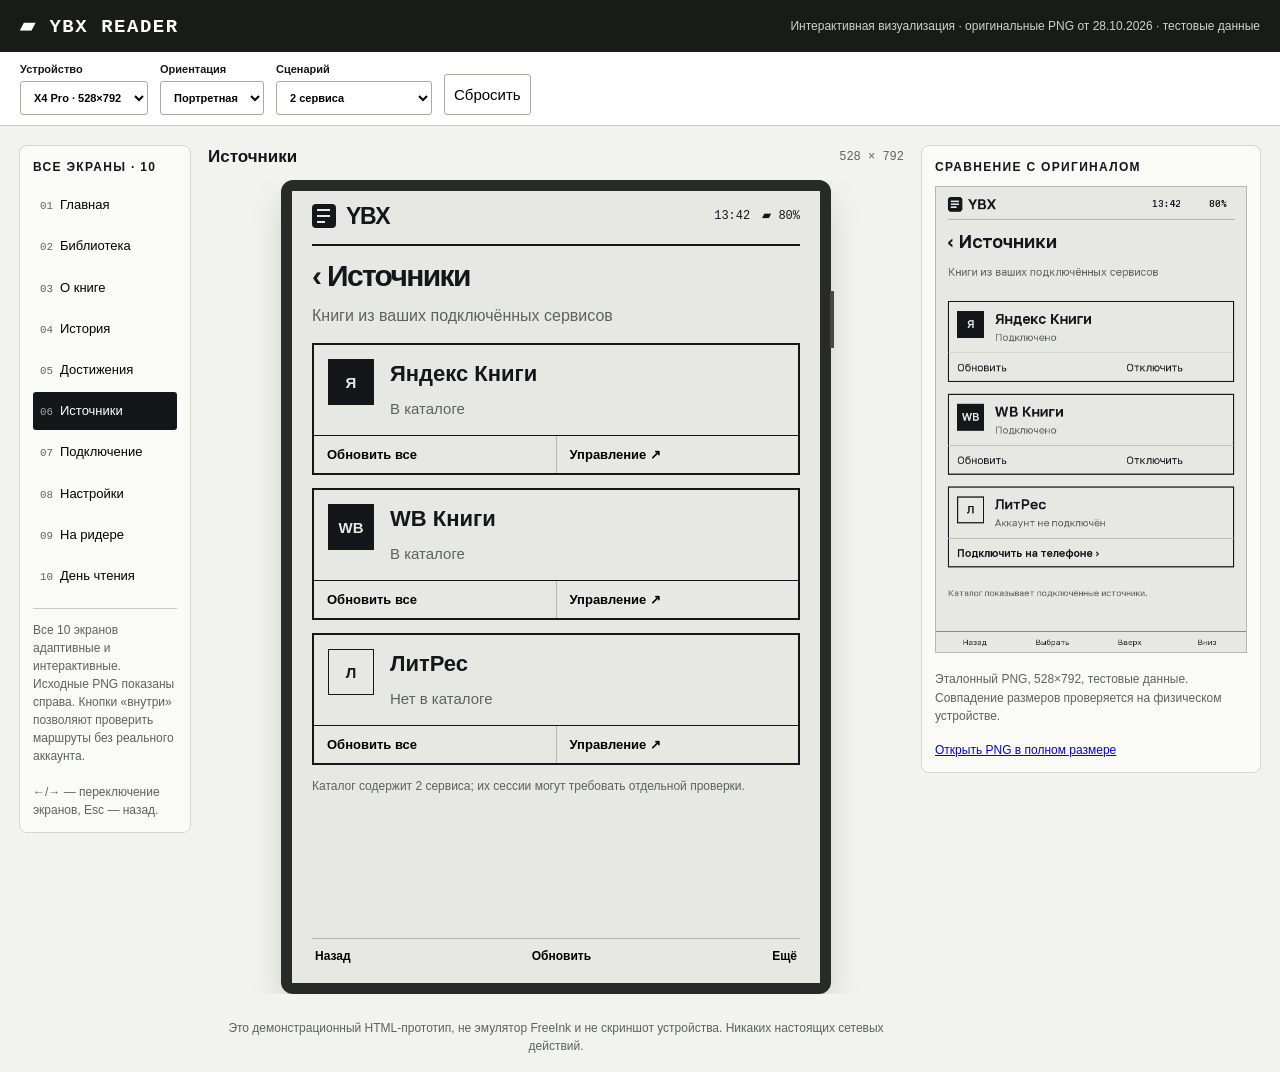
<file: docs/ybx-reader-visualization/index.html>
<!doctype html>
<html lang="ru"><head><meta charset="utf-8"><meta name="viewport" content="width=device-width,initial-scale=1">
<title>YBX Reader · интерактивная визуализация</title>
<style>
:root{--paper:#e7e8e3;--ink:#14161a;--soft:#5d625d;--line:#b5b8af;--plate:#dddfd8}
*{box-sizing:border-box}body{margin:0;background:#f2f3ef;color:var(--ink);font:15px/1.4 -apple-system,BlinkMacSystemFont,"Segoe UI",Arial,sans-serif}button,select{font:inherit}button{cursor:pointer}
button:focus-visible,select:focus-visible,a:focus-visible{outline:3px solid #7b8475;outline-offset:2px}
.header{padding:14px 20px;background:#191b18;color:white;display:flex;gap:20px;align-items:center;justify-content:space-between}.header strong{font:800 19px ui-monospace,monospace;letter-spacing:.08em}.header small{font-size:12px;color:#cdd2ca}
.tools{padding:10px 20px;display:flex;gap:12px;flex-wrap:wrap;background:#fff;border-bottom:1px solid #c4c8c0;align-items:end}
.tools label{display:flex;flex-direction:column;font-size:11px;font-weight:700;gap:4px}.tools select,.tools button{background:#fff;border:1px solid #a7aca4;padding:9px;border-radius:3px}
.workspace{display:grid;grid-template-columns:172px minmax(310px,1fr) minmax(220px,340px);gap:17px;max-width:1560px;margin:auto;padding:19px}
.side,.ref{background:#fafbf7;border:1px solid #d4d8d0;border-radius:8px;padding:13px;height:fit-content}.side h2,.ref h2{margin:0 0 10px;font-size:12px;text-transform:uppercase;letter-spacing:.11em}
.nav{display:grid;gap:3px}.nav button{border:0;text-align:left;padding:10px 7px;background:transparent;font-size:13px;border-radius:3px}.nav button.current{color:white;background:var(--ink)}
.nav small{opacity:.6;margin-right:7px;font-family:monospace}.muted{color:var(--soft)}.info{font-size:12px;color:var(--soft);line-height:1.5;margin:13px 0 0;border-top:1px solid #c5c9c1;padding-top:12px}
.main{min-width:0;display:flex;flex-direction:column;align-items:center}.above{width:100%;display:flex;gap:10px;align-items:center;justify-content:space-between;margin-bottom:11px}.above b{font-size:17px}.above span{font:12px monospace;color:var(--soft)}
.viewport{width:100%;min-height:410px;overflow:auto;display:flex;justify-content:center;align-items:flex-start}
.device{flex-shrink:0;background:#272a26;border:11px solid #272a26;box-sizing:content-box;border-radius:12px;box-shadow:0 16px 32px #0002;position:relative}
.device:before{content:"";position:absolute;background:#454944;width:4px;height:57px;right:-14px;top:100px}
.screen{background:var(--paper);height:100%;width:100%;overflow:hidden;display:flex;flex-direction:column;padding:13px 20px 9px}
.screen .sys{height:42px;border-bottom:2px solid var(--ink);display:flex;gap:10px;align-items:flex-start;flex-shrink:0}
.logo{height:24px;width:24px;background:var(--ink);border-radius:4px;padding:5px;flex:none}.logo i{display:block;height:2px;background:var(--paper);width:13px;margin-bottom:4px}.logo i:last-child{width:8px}
.sys b{font-size:23px;line-height:1.05;letter-spacing:-.06em}.sys span{margin-left:auto;font:12px monospace;padding-top:3px}
.title{font-size:30px;font-weight:800;letter-spacing:-.055em;margin:13px 0 12px;line-height:1.13;flex-shrink:0}
.content{overflow:auto;flex:1;min-height:0;scrollbar-width:thin}
.subtitle{margin:0 0 16px;color:var(--soft);font-size:16px;line-height:1.4}
.footer{display:flex;gap:4px;justify-content:space-between;align-items:center;flex-shrink:0;height:36px;margin-top:9px;border-top:1px solid var(--line)}
.footer button{background:transparent;border:0;font-size:12px;font-weight:700;padding:7px 3px;max-width:38%;overflow:hidden;white-space:nowrap;text-overflow:ellipsis}
.provider{border:2px solid var(--ink);min-height:132px;margin-bottom:13px;display:flex;flex-direction:column}
.providerHead{display:flex;gap:16px;padding:14px;flex:1}.providerBadge{display:grid;place-items:center;flex:none;background:var(--ink);color:var(--paper);font-weight:800;width:46px;height:46px}
.provider.off .providerBadge{border:1px solid var(--ink);background:transparent;color:var(--ink)}
.providerName{font-size:22px;font-weight:750;margin:0 0 8px}.providerStatus{font-size:15px;color:var(--soft)}
.providerActions{display:flex;border-top:1px solid var(--ink);min-height:38px}.providerActions button{background:transparent;border:0;padding:9px 13px;flex:1;text-align:left;font-weight:650;font-size:13px}.providerActions button+button{border-left:1px solid var(--line)}
.pair{display:flex;align-items:center;flex-direction:column;gap:10px}.pair h3{font-size:23px;align-self:flex-start;margin:0 0 3px}
.qr{width:248px;height:248px;flex-shrink:0;max-width:100%;border:1px solid var(--ink);padding:8px;background:#fff;display:grid;place-items:center}.qr img{width:100%;height:100%;image-rendering:pixelated}
.caption{font:12px monospace;color:var(--soft);text-transform:uppercase;letter-spacing:.1em}
.code{font:800 36px monospace;letter-spacing:.08em}.pair p{text-align:center;font-size:17px;line-height:1.35;margin:3px 0}.pair time{font-size:13px;color:var(--soft)}
.btn{border:2px solid var(--ink);background:transparent;padding:9px 14px;font-weight:700;min-height:40px}.btn.dark{background:var(--ink);color:var(--paper)}
.pairbuttons{display:flex;gap:9px}
.setting{border:0;border-bottom:1px solid var(--line);background:transparent;display:flex;width:100%;gap:8px;align-items:center;padding:16px 0;min-height:60px;text-align:left;font-size:19px}
.setting b{flex:1}.setting span{font-size:13px;color:var(--soft);max-width:42%;overflow:hidden;text-overflow:ellipsis;white-space:nowrap}.setting i{font-style:normal;font-size:24px}
.ref img{width:100%;max-height:570px;object-fit:contain;background:var(--paper);border:1px solid var(--line)}.ref p{font-size:12px;color:var(--soft);line-height:1.55}.ref a{font-size:12px}
.mock{width:100%;height:100%;object-fit:contain;background:var(--paper)}
.dialogShade{position:absolute;inset:0;background:#14161aa9;display:grid;place-items:center;padding:18px}
.dialog{max-width:390px;background:var(--paper);border:3px solid var(--ink);padding:18px;max-height:95%;overflow:auto}
.dialog h3{margin:0 0 10px;font-size:22px}.dialog p{line-height:1.5;font-size:14px}.dialogbuttons{display:flex;gap:8px}
.dialogbuttons button{flex:1;min-width:0}
.landscape .screen{padding:9px 17px 7px}.landscape .sys{height:36px}.landscape .title{font-size:26px;margin:8px 0}.landscape .footer{height:27px;margin-top:5px}
.landscape .subtitle{margin:0 0 8px;font-size:13px}.landscape .provider{min-height:63px;margin-bottom:5px;flex-direction:row}.landscape .providerHead{align-items:center;padding:7px 9px}
.landscape .providerBadge{width:34px;height:34px;font-size:12px}.landscape .providerName{font-size:16px;margin:0 0 1px}.landscape .providerStatus{font-size:12px}
.landscape .providerActions{border:0;border-left:1px solid var(--line);width:138px;flex-shrink:0;flex-direction:column}
.landscape .providerActions button{padding:3px 7px;font-size:11px}.landscape .providerActions button+button{border:0;border-top:1px solid var(--line)}
.landscape .pair{display:grid;grid-template-columns:200px 1fr;gap:8px 15px}.landscape .pair h3{grid-column:1/-1;font-size:17px}
.landscape .pair .qr{width:198px;height:198px;grid-row:2/8;grid-column:1}
.landscape .pair :is(.caption,.code,p,time,.pairbuttons){grid-column:2;justify-self:start;text-align:left;margin:0}
.landscape .pair .code{font-size:25px}.landscape .pair p{font-size:12px}
.landscape .setting{padding:9px 0;min-height:43px;font-size:16px}
@media(max-width:1140px){.workspace{grid-template-columns:150px minmax(310px,1fr)}.ref{grid-column:2}.side{padding:9px}}
@media(max-width:690px){.workspace{display:block;padding:10px}.side{margin-bottom:12px}.nav{display:flex;overflow:auto}.nav button{min-width:106px;white-space:nowrap}.main{margin-bottom:15px}.ref{margin-top:13px}.header small{display:none}}

/* Shared full-viewport content system for ALL 10 screens.  No nested PNG
   object-fit:contain, which previously letterboxed seven pages. */
.content{width:100%;min-width:0}
.content :is(button,a){touch-action:manipulation}
.content :is(h2,h3,p){max-width:100%}
.cover{background:#303532;color:var(--paper);border:1px solid var(--ink);min-width:0;display:flex;flex-direction:column;justify-content:space-between;gap:6px;overflow:hidden;padding:9px;font-weight:700;font-size:13px;line-height:1.15;overflow-wrap:anywhere}
.cover .coverAuthor{font-size:10px;font-weight:400;opacity:.8}.cover.light{background:#c2c7bf;color:var(--ink)}.cover.gray{background:#626b65;color:var(--paper)}.cover.white{background:transparent;color:var(--ink)}
.cover .providerMark{align-self:flex-end;background:var(--ink);color:var(--paper);font-size:9px;padding:3px 5px;min-width:19px;text-align:center;margin-top:auto}
.bookHero{display:grid;grid-template-columns:146px minmax(0,1fr);gap:17px;margin-bottom:20px;min-height:196px}
.bookHero .cover{min-height:193px}.bookHero h2{font-size:26px;line-height:1.14;margin:0 0 17px}.bookHero p{font-size:15px;margin:0 0 10px}
.infoLabel{color:var(--soft);font-size:13px}.bold{font-weight:750}
.thinline{height:1px;background:var(--line);width:100%;margin:12px 0}
.underlinedHeader{display:flex;gap:8px;align-items:baseline;justify-content:space-between;margin:10px 0}
.underlinedHeader strong{font-size:19px}.underlinedHeader button{border:0;background:none;font-size:13px;text-decoration:underline;padding:4px}
.metricGrid{display:grid;grid-template-columns:repeat(3,minmax(0,1fr));gap:8px;margin:12px 0}
.metricGrid small{display:block;font-size:10px;font-weight:750;letter-spacing:.05em;color:var(--soft);margin-bottom:4px}
.metricGrid strong{display:block;font-size:29px;letter-spacing:-.05em;line-height:1.1}
.metricGrid span{font-size:12px;color:var(--soft)}
.weekGraph{display:grid;grid-template-columns:repeat(7,minmax(0,1fr));gap:6px;align-items:end;min-height:105px;margin:6px 0 18px}
.weekGraph button{border:0;border-bottom:1px solid var(--line);padding:0;background:transparent;display:flex;flex-direction:column;align-items:stretch;justify-content:flex-end;height:105px}
.weekGraph i{background:var(--ink);width:100%;min-height:1px}.weekGraph small{text-align:center;color:var(--soft);font-size:10px;padding-top:5px}
.tabBar{display:flex;gap:8px;margin-bottom:11px}
.tabBar button{min-height:35px;flex:1;border:1px solid var(--ink);padding:6px 8px;background:transparent;font-weight:700;font-size:13px}
.tabBar button[aria-pressed=true]{color:var(--paper);background:var(--ink)}
.bookGrid{display:grid;grid-template-columns:repeat(2,minmax(0,1fr));gap:13px 18px}
.gridBook{background:transparent;border:0;min-width:0;text-align:left;padding:0}
.gridBook .cover{height:190px}.gridBook small{display:block;font-size:13px;font-weight:700;text-align:center;margin-top:5px}
.readProgress{height:8px;border:1px solid var(--ink);background:var(--plate);margin:8px 0 17px}
.readProgress span{background:var(--ink);height:100%;display:block}
.fullAction{width:100%;background:var(--ink);color:var(--paper);border:1px solid var(--ink);min-height:43px;font-weight:750;padding:9px}
.bookText{line-height:1.5;font-size:15px;margin:8px 0}
.bookFooterActions{display:flex;gap:12px;justify-content:space-between;border-top:1px solid var(--line);padding:12px 0;margin-top:17px}
.bookFooterActions button{background:none;border:0;padding:8px 0;font-weight:700;text-align:left}
.calendarTitle{display:flex;justify-content:space-between;align-items:center;margin:3px 0 6px}
.calendarTitle h2{margin:0;font-size:25px}
.calendarTitle button{border:0;background:transparent;font-size:18px;min-width:44px}
.calendar{display:grid;grid-template-columns:repeat(7,minmax(0,1fr));gap:6px;margin:16px 0 20px}
.weekday{text-align:center;color:var(--soft);font-size:11px}
.calendar button{min-width:0;width:100%;height:46px;max-height:46px;border:1px solid var(--line);background:transparent}
.calendar button.medium{background:#afb5ab}.calendar button.strong{background:var(--ink);color:var(--paper)}
.calendar button.current{outline:2px solid var(--ink);outline-offset:1px}
.goalStats{display:grid;grid-template-columns:1fr 1fr;gap:20px;padding-top:14px;border-top:1px solid var(--line)}
.goalStats label{font-size:13px;color:var(--soft);display:block;margin:0 0 6px}
.goalStats strong{font-size:26px;line-height:1.2}
.eyebrow{font-size:11px;color:var(--soft);letter-spacing:.09em;text-transform:uppercase;margin:15px 0 10px}
.achievement{display:grid;grid-template-columns:52px minmax(0,1fr);gap:13px;align-items:start;padding:12px 0 18px;border-bottom:1px solid var(--line)}
.awardMark{height:50px;width:50px;background:var(--ink);color:var(--paper);display:grid;place-items:center;font-size:25px;font-weight:700}
.awardMark.wait{background:transparent;border:1px solid var(--ink);color:var(--ink);font-size:16px}
.achievement strong{font-size:19px}.achievement p{margin:5px 0 0;font-size:13px;color:var(--soft)}
.localRow{display:grid;grid-template-columns:56px minmax(0,1fr) auto;gap:14px;align-items:center;padding:10px 0;border-bottom:1px solid var(--line);width:100%;background:transparent;border-top:0;border-left:0;border-right:0;text-align:left}
.localRow .cover{height:77px;font-size:9px;padding:6px}
.localRow strong{display:block;font-size:18px;line-height:1.2}.localRow p{color:var(--soft);margin:5px 0 0;font-size:13px}.localRow .right{font-size:13px;font-weight:700}
.dayRow{display:grid;grid-template-columns:102px minmax(0,1fr);gap:16px;padding:14px 0;border-bottom:1px solid var(--line);align-items:center}
.dayRow .cover{height:135px;font-size:12px}.dayRow h3{font-size:22px;margin:0 0 12px;line-height:1.2}.dayRow p{color:var(--soft);margin:7px 0}
.localBar{display:flex;justify-content:space-between;gap:8px;align-items:center;margin-bottom:10px}
.localBar button{background:none;border:0;font-weight:650}
.landscape .bookHero{grid-template-columns:95px minmax(0,1fr);min-height:115px;gap:12px;margin-bottom:9px}
.landscape .bookHero .cover{min-height:118px;height:118px;font-size:10px}.landscape .bookHero h2{font-size:19px;margin:0 0 7px}.landscape .bookHero p{font-size:12px;margin:0 0 5px}
.landscape .metricGrid{margin:5px 0}.landscape .metricGrid strong{font-size:21px}
.landscape .weekGraph{min-height:60px;margin:4px 0 9px}.landscape .weekGraph button{height:60px}
.landscape .gridBook .cover{height:120px}.landscape .bookGrid{grid-template-columns:repeat(4,minmax(0,1fr));gap:7px}
.landscape .tabBar{margin-bottom:7px}.landscape .tabBar button{min-height:29px}
.landscape .calendar{gap:4px;margin:7px 0 10px}.landscape .calendar button{height:29px}
.landscape .goalStats{padding-top:5px}.landscape .goalStats strong{font-size:20px}
.landscape .achievement{padding:7px 0 8px}.landscape .awardMark{height:35px;width:35px;font-size:17px}.landscape .achievement{grid-template-columns:35px 1fr}
.landscape .achievement strong{font-size:16px}.landscape .achievement p{font-size:11px;margin:0}
.localRow .cover>div{display:none}
.localRow .cover .providerMark{display:none}
.landscape .localRow{grid-template-columns:34px minmax(0,1fr) auto;gap:9px;padding:4px 0}.landscape .localRow .cover{height:46px}.landscape .localRow strong{font-size:14px}.landscape .localRow p{font-size:11px;margin:2px 0}
.landscape .dayRow{grid-template-columns:58px 1fr;padding:7px 0;gap:10px}.landscape .dayRow .cover{height:77px;font-size:9px}.landscape .dayRow h3{font-size:16px;margin:0 0 3px}.landscape .dayRow p{font-size:12px;margin:3px 0}
.landscape .bookText{font-size:12px}.landscape .bookFooterActions{margin:5px 0}
@media(max-width:700px){.calendar{gap:4px}}

</style></head><body>
<div class="header"><strong>▰ YBX READER</strong><small>Интерактивная визуализация · оригинальные PNG от 28.10.2026 · тестовые данные</small></div>
<div class="tools">
<label>Устройство<select id="model"><option value="x3">X3 · 480×800</option><option value="x4">X4 · 480×800</option><option value="pro" selected>X4 Pro · 528×792</option></select></label>
<label>Ориентация<select id="rotate"><option value="portrait">Портретная</option><option value="landscape">Альбомная</option></select></label>
<label>Сценарий<select id="scenario">
<option value="linked">2 сервиса</option><option value="all">3 сервиса</option><option value="empty">Каталог пуст</option>
<option value="unpaired">Нет привязки</option><option value="expired">Токен истёк</option><option value="removed">Устройство отозвано</option>
<option value="provider">Ошибка провайдера</option><option value="offline">Нет сети</option><option value="codeExpired">Код истёк</option><option value="denied">Вход отклонён</option><option value="approved">Успешный вход</option></select></label>
<button id="reset">Сбросить</button>
</div>
<div class="workspace">
<aside class="side"><h2>Все экраны · 10</h2><nav class="nav" id="nav"></nav><div class="info">Все 10 экранов адаптивные и интерактивные. Исходные PNG показаны справа. Кнопки «внутри» позволяют проверить маршруты без реального аккаунта.<br><br>←/→ — переключение экранов, Esc — назад.</div></aside>
<main class="main"><div class="above"><b id="heading">Источники</b><span id="size">528×792</span></div><div class="viewport" id="viewport"><div class="device" id="device"><div class="screen" id="screen"></div></div></div>
<p class="info" style="border:0;text-align:center">Это демонстрационный HTML-прототип, не эмулятор FreeInk и не скриншот устройства. Никаких настоящих сетевых действий.</p></main>
<aside class="ref"><h2>Сравнение с оригиналом</h2><img id="original" alt="Исходный экран YBX Reader"><p id="refinfo">Эталонный PNG, 528×792, тестовые данные. Совпадение размеров проверяется на физическом устройстве.</p><a id="raw" target="_blank" rel="noopener">Открыть PNG в полном размере</a></aside>
</div>
<script>
const items=[["01-home","Главная"],["02-library","Библиотека"],["03-book","О книге"],["04-history","История"],["05-awards","Достижения"],["06-sources","Источники"],["07-pair","Подключение"],["08-settings","Настройки"],["09-on-reader","На ридере"],["10-day","День чтения"]];
const valid=id=>items.some(x=>x[0]===id),q=id=>document.getElementById(id),p=new URLSearchParams(location.search);
const st={page:valid(p.get("screen"))?p.get("screen"):"06-sources",model:"pro",rotation:"portrait",scenario:"linked",dialog:"",shelf:"Читаю"};
const btn=(text,action,primary=false)=>'<button type="button" data-action="'+action+'" class="btn'+(primary?' dark':'')+'">'+text+"</button>";
function issue(){return ({linked:"Каталог содержит 2 сервиса; их сессии могут требовать отдельной проверки.",all:"Каталог содержит 3 сервиса.",empty:"Сервисы ещё не добавлены.",unpaired:"Ридер не подключён к аккаунту.",expired:"Токен ридера истёк.",removed:"Устройство удалено из YBX.",provider:"Требуется повторный вход в сервис через кабинет YBX.",offline:"Нет связи. Состояние не проверено.",codeExpired:"Код привязки истёк.",denied:"Вход отклонён.",approved:"Привязка подтверждена (только демонстрация)."})[st.scenario]}
function bar(){return '<div class="sys"><div class="logo"><i></i><i></i><i></i></div><b>YBX</b><span>13:42　▰ 80%</span></div>'}
function foot(){let list=st.page==="01-home"?[["Библиотека","02-library"],["Источники","06-sources"],["Ещё","08-settings"]]:
st.page==="04-history"?[["Дни","10-day"],["Книги","02-library"],["Ачивки","05-awards"]]:
st.page==="05-awards"?[["История","04-history"],["Все награды","05-awards"],["Ещё","08-settings"]]:
st.page==="09-on-reader"?[["Библиотека","02-library"],["Открыть","03-book"],["Действия","options"]]:
st.page==="06-sources"?[["Назад","01-home"],["Обновить","refresh"],["Ещё","options"]]:st.page==="07-pair"?[["Отмена","06-sources"],["Новый код","newcode"],["QR","fullqr"]]:[["Назад","01-home"],["Выбрать","06-sources"],["Ещё","08-settings"]];
return '<div class="footer">'+list.map(x=>'<button data-action="'+x[1]+'">'+x[0]+"</button>").join("")+"</div>"}
function card(name,badge,connected){
const status=st.scenario==="offline"?"Не проверено":st.scenario==="provider"?"Проверьте вход":connected?"В каталоге":"Нет в каталоге";
return '<div class="provider '+(connected?"":"off")+'"><div class="providerHead"><div class="providerBadge">'+badge+'</div><div><div class="providerName">'+name+'</div><div class="providerStatus">'+status+'</div></div></div><div class="providerActions"><button data-action="refresh">Обновить все</button><button data-action="cabinet">Управление ↗</button></div></div>';
}
function sources(){let selected=st.scenario==="linked"||st.scenario==="approved"?[true,true,false]:st.scenario==="all"?[true,true,true]:st.scenario==="provider"?[true,false,true]:[false,false,false];
return '<p class="subtitle">Книги из ваших подключённых сервисов</p>'+card("Яндекс Книги","Я",selected[0])+card("WB Книги","WB",selected[1])+card("ЛитРес","Л",selected[2])+'<p class="subtitle" style="font-size:12px">'+issue()+'</p>'}
function pair(){return '<div class="pair"><h3>Откройте YBX на телефоне</h3><div class="qr"><img src="assets/demo-pair-qr.png" alt="Демо QR — общий адрес привязки, без одноразового токена"></div><div class="caption">Код подключения · демонстрация</div><div class="code">ABCD 1234</div><p>Или откройте my.ybx.app/pair и введите код с экрана ридера.</p><time>'+(st.scenario==="codeExpired"?"Код истёк":st.scenario==="denied"?"Вход отклонён":st.scenario==="approved"?"Подключено":"Ждём подтверждения · ещё 9 минут")+'</time><div class="pairbuttons">'+btn("Обновить код","newcode")+btn("QR крупнее","fullqr")+"</div></div>"}
function settings(){const values=[["Аккаунт YBX",st.scenario==="unpaired"?"Не подключён":"Настроен","06-sources"],["Источники",st.scenario==="linked"?"2 сервиса":"Просмотреть","06-sources"],["Синхронизация","Включена","info"],["Оформление","Стандартная тема","info"],["Язык","Русский","info"],["Экран сна","Настроить","info"],["Обновления","Проверить","info"],["Поддержка","Об устройстве","info"],["Системные настройки","Все разделы","info"]];
return values.map(x=>'<button type="button" class="setting" data-action="'+x[2]+'"><b>'+x[0]+'</b><span>'+x[1]+'</span><i>›</i></button>').join("")}

const sampleBooks=[
 ["Мастер и Маргарита","М. Булгаков","42%","Я","dark"],
 ["Пикник на обочине","Стругацкие","71%","Я","light"],
 ["Укрытие. Иллюзия","Хью Хауи","18%","WB","gray"],
 ["Двенадцать стульев","Ильф и Петров","5%","Я","white"]
];
function cover(b){return '<div class="cover '+b[4]+'"><div>'+b[0]+'</div><div class="coverAuthor">'+b[1]+'</div><span class="providerMark">'+b[3]+'</span></div>';}
function progress(p){return '<div class="readProgress"><span style="width:'+p+'%"></span></div>';}
function home(){
 const days=[34,64,20,0,0,0,0], names=["пн","вт","ср","чт","пт","сб","вс"];
 return '<div class="infoLabel" style="margin:3px 0 11px">Продолжить чтение</div>'+
 '<div class="bookHero">'+cover(sampleBooks[0])+
 '<div><h2>Мастер и Маргарита</h2><p>Михаил Булгаков</p><p class="infoLabel">Яндекс Книги</p>'+
 progress(42)+'<button class="fullAction" data-action="03-book">Продолжить</button></div></div>'+
 '<div class="thinline"></div><div class="underlinedHeader"><strong>Ваше чтение</strong>'+
 '<button data-action="04-history">Подробнее ›</button></div>'+
 '<div class="metricGrid"><div><small>СЕГОДНЯ</small><strong>38</strong><span>мин</span></div>'+
 '<div><small>ЗА НЕДЕЛЮ</small><strong>4:24</strong><span>ч</span></div>'+
 '<div><small>СЕРИЯ</small><strong>5</strong><span>дней</span></div></div>'+
 '<div class="weekGraph">'+days.map((n,i)=>'<button data-action="10-day" aria-label="'+names[i]+'"><i style="height:'+n+'px"></i><small>'+names[i]+'</small></button>').join("")+'</div>'+
 '<div class="underlinedHeader" style="border-top:1px solid var(--line);padding-top:8px"><strong>Достижения</strong>'+
 '<button data-action="05-awards">8 из 24 ›</button></div>';
}
function library(){
 const shelves=["Читаю","Хочу","Прочитано"];
 return '<div class="tabBar">'+shelves.map((x,i)=>'<button data-action="shelf:'+x+'" aria-pressed="'+(st.shelf===x)+'">'+x+' · '+[6,14,12][i]+'</button>').join("")+'</div>'+
 '<div class="localBar"><span class="infoLabel">Все источники ﹀</span><button data-action="info">Поиск ›</button></div>'+
 '<div class="bookGrid">'+sampleBooks.map((b,i)=>'<button class="gridBook" data-action="03-book">'+cover(b)+'<small>'+b[2]+'</small></button>').join("")+'</div>'+
 '<p class="infoLabel" style="margin-top:15px">Страница 1 из 2</p>';
}
function book(){
 const b=sampleBooks[0];
 return '<div class="bookHero">'+cover(b)+'<div><h2>Мастер и Маргарита</h2><p>Михаил Булгаков</p>'+
 '<p class="infoLabel">Яндекс Книги</p><p>На ридере · EPUB</p></div></div>'+
 '<strong>Прочитано 42%</strong>'+progress(42)+
 '<button class="fullAction" data-action="09-on-reader">Продолжить чтение</button>'+
 '<h3 style="font-size:19px;margin:20px 0 8px">Описание</h3>'+
 '<p class="bookText">Москва тридцатых годов. Необычный гость меняет жизнь города, а история Мастера и Маргариты связывает несколько миров.</p>'+
 '<div class="bookFooterActions"><button data-action="10-day">Статистика книги ›</button><button data-action="options">Действия ›</button></div>';
}
function historyPage(){
 const active=new Set([2,3,5,7,8,11,13,16,21,24,25,26,27,28]);
 const strong=new Set([16,26,27]); const weekdays=["пн","вт","ср","чт","пт","сб","вс"];
 // October 1, 2026 is Thursday (index 3 in Monday-first week).
 const lead=3, slots=[...Array(lead).fill(""),...Array.from({length:31},(_,i)=>i+1)];
 return '<div class="calendarTitle"><h2>Октябрь 2026</h2><button data-action="info">‹　›</button></div>'+
 '<div class="infoLabel">12 ч 40 мин · 14 активных дней</div>'+
 '<div class="calendar">'+weekdays.map(x=>'<div class="weekday">'+x+'</div>').join("")+
 slots.map(x=>x?'<button data-action="10-day" class="'+(strong.has(x)?"strong":active.has(x)?"medium":"")+
 (x===28?" current":"")+'">'+x+'</button>':'<div></div>').join("")+'</div>'+
 '<div class="goalStats"><div><label>Серия</label><strong>5 дней</strong></div>'+
 '<div><label>Книг за год</label><strong>12 из 24</strong>'+progress(50)+'</div></div>'+
 '<div class="bookFooterActions"><button data-action="10-day">Дни ›</button><button data-action="05-awards">Ачивки ›</button></div>';
}
function awards(){
 const award=(badge,name,descr,progressPct)=>'<div class="achievement"><span class="awardMark'+(progressPct!=null?' wait':'')+'">'+badge+'</span><div><strong>'+name+'</strong><p>'+descr+'</p>'+
 (progressPct!=null?progress(progressPct):'')+'</div></div>';
 return '<p class="subtitle">Получено 8 из 24</p><div class="eyebrow">Получены</div>'+
 award("✓","Первый шаг","Первая прочитанная книга · 12 окт.")+
 award("✓","Час с книгой","Час чтения за один день · 21 окт.")+
 '<div class="eyebrow">В процессе</div>'+award("70%","Десять книг","7 из 10 книг",70)+
 '<div class="infoLabel" style="margin-top:15px">Следующая цель</div><p><b>Месяц чтения · 18 из 30 дней</b></p>';
}
function onReader(){
 const list=sampleBooks.concat([["Белая гвардия","М. Булгаков","Новая","Я","light"]]);
 return '<div class="localBar"><span class="infoLabel">5 книг · /YBX</span><button data-action="info">Поиск ›</button></div>'+
 list.map(b=>'<button class="localRow" data-action="03-book">'+cover(b)+'<div><strong>'+b[0]+'</strong><p>'+b[1]+'</p></div><span class="right">'+b[2]+'</span></button>').join("");
}
function day(){
 const rows=[
 [["Мастер и Маргарита","Михаил Булгаков","42%","Я","dark"],"26 мин · 30% → 42%"],
 [["Двенадцать стульев","Ильф и Петров","5%","Я","light"],"12 мин · 0% → 5%"]];
 return '<h2 style="font-size:34px;margin:0 0 7px">38 минут</h2>'+
 '<div class="subtitle">2 книги · серия 5 дней</div>'+
 rows.map(([b,activity])=>'<div class="dayRow">'+cover(b)+'<div><h3>'+b[0]+'</h3><p>'+b[1]+'</p><strong>'+activity+'</strong></div></div>').join("")+
 '<div class="goalStats" style="margin-top:20px"><div><label>Цель года</label><strong>12 из 24 книг</strong></div><div>'+progress(50)+'</div></div>';
}
const renderPages={
 "01-home":home,"02-library":library,"03-book":book,"04-history":historyPage,
 "05-awards":awards,"06-sources":sources,"07-pair":pair,"08-settings":settings,
 "09-on-reader":onReader,"10-day":day
};

function dialog(){if(!st.dialog)return "";
const descriptions={options:["Действия","Здесь можно открыть кабинет управления источниками или сменить аккаунт.","Источники","06-sources","Сменить аккаунт","switch"],
cabinet:["Кабинет YBX","Управление провайдерами доступно через авторизованный веб-кабинет. Одноразовый токен ридера сюда не передаётся.","Закрыть","close","Аккаунт","06-sources"],
switch:["Сменить аккаунт?","Прежний токен сохраняется до успешного подтверждения новой привязки. Книги и позиции чтения не удаляются.","Отмена","close","Продолжить","07-pair"],
fullqr:["QR привязки",'<div class="qr" style="margin:auto"><img src="assets/demo-pair-qr.png" alt="Демо QR"></div><p>Это общий адрес /pair, а не действующая привязка.</p>',"Назад","close","Новый код","newcode"],
info:["Демонстрация","Здесь в прошивке открывается соответствующий системный экран FreeInk. Это только визуализация перехода.","Закрыть","close","Настройки","08-settings"]};
const a=descriptions[st.dialog];return '<div class="dialogShade" role="dialog"><div class="dialog"><h3>'+a[0]+'</h3><p>'+a[1]+'</p><div class="dialogbuttons">'+btn(a[2],a[3])+btn(a[4],a[5],true)+'</div></div></div>'}
function render(){
q("model").value=st.model;q("rotate").value=st.rotation;q("scenario").value=st.scenario;
const portrait=st.model==="pro"?[528,792]:[480,800],landscape=st.rotation==="landscape",w=portrait[landscape?1:0],h=portrait[landscape?0:1];
const device=q("device");device.style.width=w+"px";device.style.height=h+"px";device.classList.toggle("landscape",landscape);
q("size").textContent=w+" × "+h;const selected=items.find(x=>x[0]===st.page);
q("heading").textContent=selected[1];
q("nav").innerHTML=items.map((x,i)=>'<button class="'+(x[0]===st.page?"current":"")+'" data-action="'+x[0]+'"><small>'+String(i+1).padStart(2,"0")+'</small>'+x[1]+"</button>").join("");
q("original").src="assets/"+st.page+".png";q("raw").href=q("original").src;
const content=renderPages[st.page]();
q("screen").innerHTML=bar()+(st.page==="01-home"?"":'<div class="title">‹ '+(st.page==="10-day"?"28 октября":selected[1])+'</div>')+
 '<div class="content">'+content+'</div>'+foot()+dialog();
window.history.replaceState(null,"",location.pathname+"?screen="+st.page);
const maxScale=Math.min(1,(q("viewport").clientWidth-14)/(w+22));device.style.transform="scale("+maxScale+")";device.style.transformOrigin="top center";device.style.marginBottom=(-(h+22)*(1-maxScale))+"px";
}
function go(id){st.page=id;st.dialog="";render()}
function act(a){
if(valid(a)){go(a);return}
if(a.startsWith("shelf:")){st.shelf=a.slice(6);render();return}
if(a==="close"){st.dialog="";render();return}
if(["options","cabinet","switch","fullqr","info"].includes(a)){st.dialog=a;render();return}
if(a==="refresh"){st.scenario="linked";render();return}
if(a==="newcode"){st.scenario="unpaired";go("07-pair")}
}
document.addEventListener("click",e=>{const t=e.target.closest("[data-action]");if(t)act(t.dataset.action)});
q("model").onchange=e=>{st.model=e.target.value;render()};
q("rotate").onchange=e=>{st.rotation=e.target.value;render()};
q("scenario").onchange=e=>{st.scenario=e.target.value;if(["codeExpired","denied"].includes(st.scenario))st.page="07-pair";render()};
q("reset").onclick=()=>{Object.assign(st,{page:"06-sources",model:"pro",rotation:"portrait",scenario:"linked",dialog:""});render()};
document.addEventListener("keydown",e=>{
if(["SELECT","INPUT","TEXTAREA"].includes(document.activeElement?.tagName))return;
if(e.key==="Escape"){e.preventDefault();st.dialog?act("close"):go("01-home")}
else if(e.key==="ArrowRight"||e.key==="ArrowLeft"){e.preventDefault();let i=items.findIndex(x=>x[0]===st.page);go(items[(i+items.length+(e.key==="ArrowRight"?1:-1))%items.length][0])}
});
window.addEventListener("resize",render);render();
</script></body></html>
</file>
